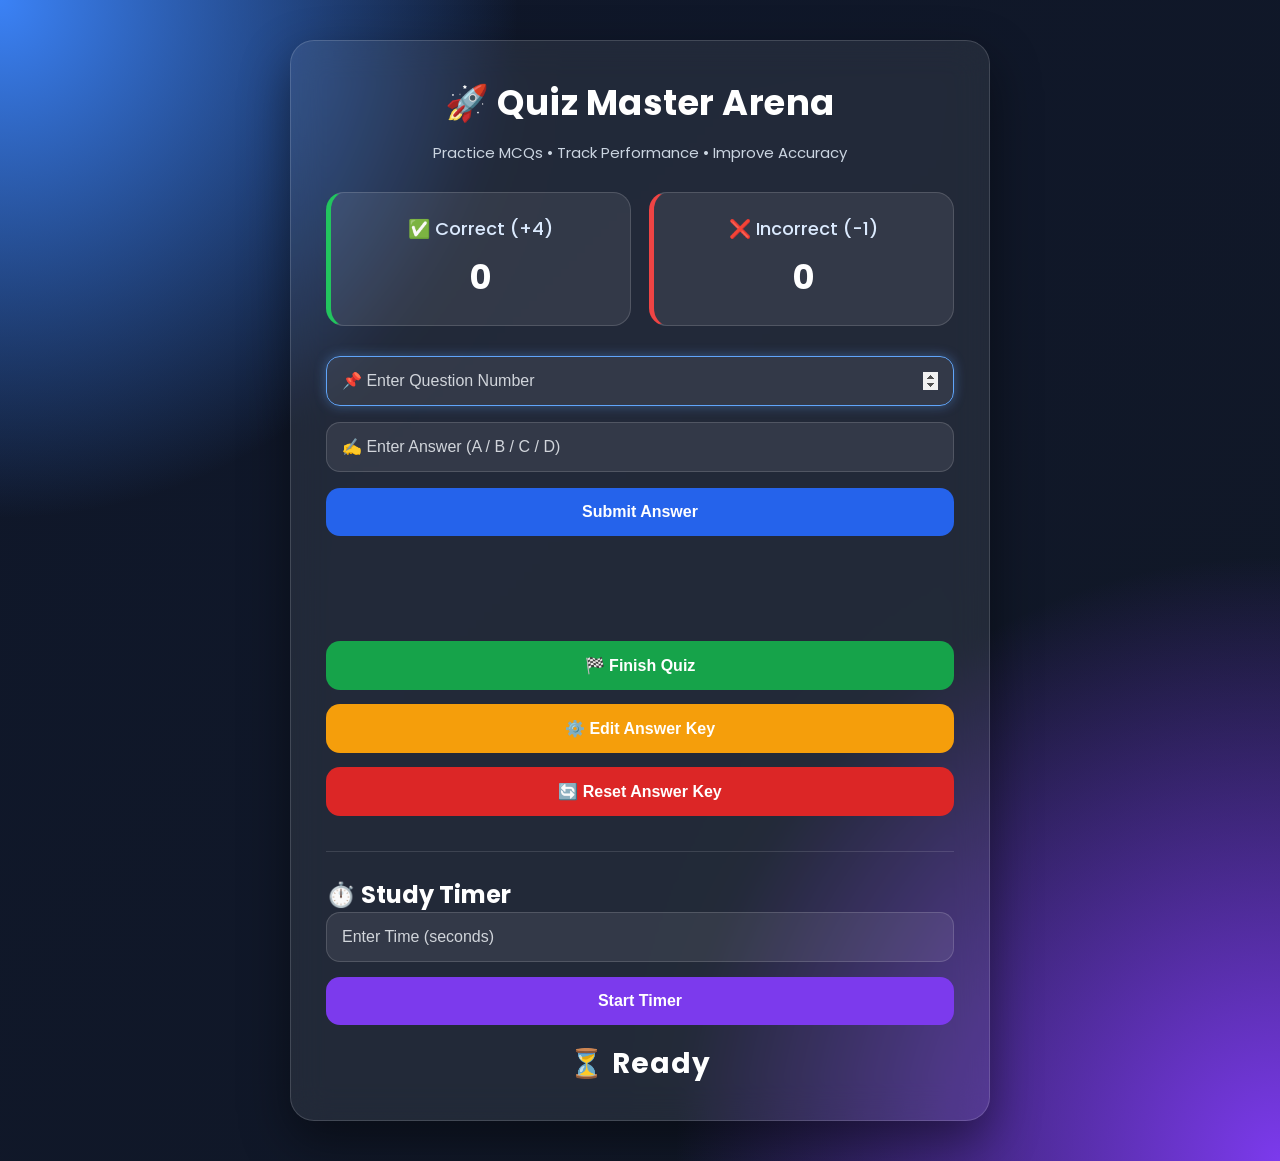
<file: index.html>
<!DOCTYPE html>
<html lang="en">

<head>
    <meta charset="UTF-8">
    <meta name="viewport" content="width=device-width, initial-scale=1.0">
    <title>🚀 Quiz Master Arena</title>

    <link rel="stylesheet" href="style.css">
</head>

<body>

    <div class="container">

        <h1>🚀 Quiz Master Arena</h1>
        <p class="subtitle">
            Practice MCQs • Track Performance • Improve Accuracy
        </p>

        <!-- Score Cards -->

        <div class="score-board">

            <div class="score-card correct-card">
                <h3>✅ Correct (+4)</h3>
                <p id="correct">0</p>
            </div>

            <div class="score-card incorrect-card">
                <h3>❌ Incorrect (-1)</h3>
                <p id="incorrect">0</p>
            </div>

        </div>

        <!-- Quiz -->

        <div class="quiz-box">

            <input
                type="number"
                id="questionNumber"
                placeholder="📌 Enter Question Number"
                min="1">

            <input
                type="text"
                id="userAnswer"
                placeholder="✍️ Enter Answer (A / B / C / D)"
                maxlength="1">

            <button class="submit-btn" onclick="submitAnswer()">
                Submit Answer
            </button>

        </div>

        <!-- Result -->

        <div id="resultDisplay" class="result-text"></div>

        <!-- Action Buttons -->

        <div class="action-buttons">

            <button onclick="finishQuiz()" class="finish-btn">
                🏁 Finish Quiz
            </button>

            <button onclick="editAnswerKey()" class="secondary-btn">
                ⚙️ Edit Answer Key
            </button>

            <button onclick="resetAnswerKey()" class="danger-btn">
                🔄 Reset Answer Key
            </button>

        </div>

        <!-- Timer -->

        <div class="timer-section">

            <h2>⏱️ Study Timer</h2>

            <input
                type="number"
                id="timerInput"
                placeholder="Enter Time (seconds)"
                min="1">

            <button class="timer-btn" onclick="startTimer()">
                Start Timer
            </button>

            <div id="timerDisplay">
                ⏳ Ready
            </div>

        </div>

    </div>

    <!-- Sounds -->

    <audio id="correctSound"
        src="https://actions.google.com/sounds/v1/cartoon/clang_and_wobble.ogg">
    </audio>

    <audio id="wrongSound"
        src="https://actions.google.com/sounds/v1/cartoon/wood_plank_flicks.ogg">
    </audio>

    <audio id="celebrateSound"
        src="https://actions.google.com/sounds/v1/alarms/digital_watch_alarm_long.ogg">
    </audio>

    <audio id="alarmSound"
        src="https://actions.google.com/sounds/v1/alarms/beep_short.ogg">
    </audio>

    <script src="script.js"></script>

</body>

</html>
</file>
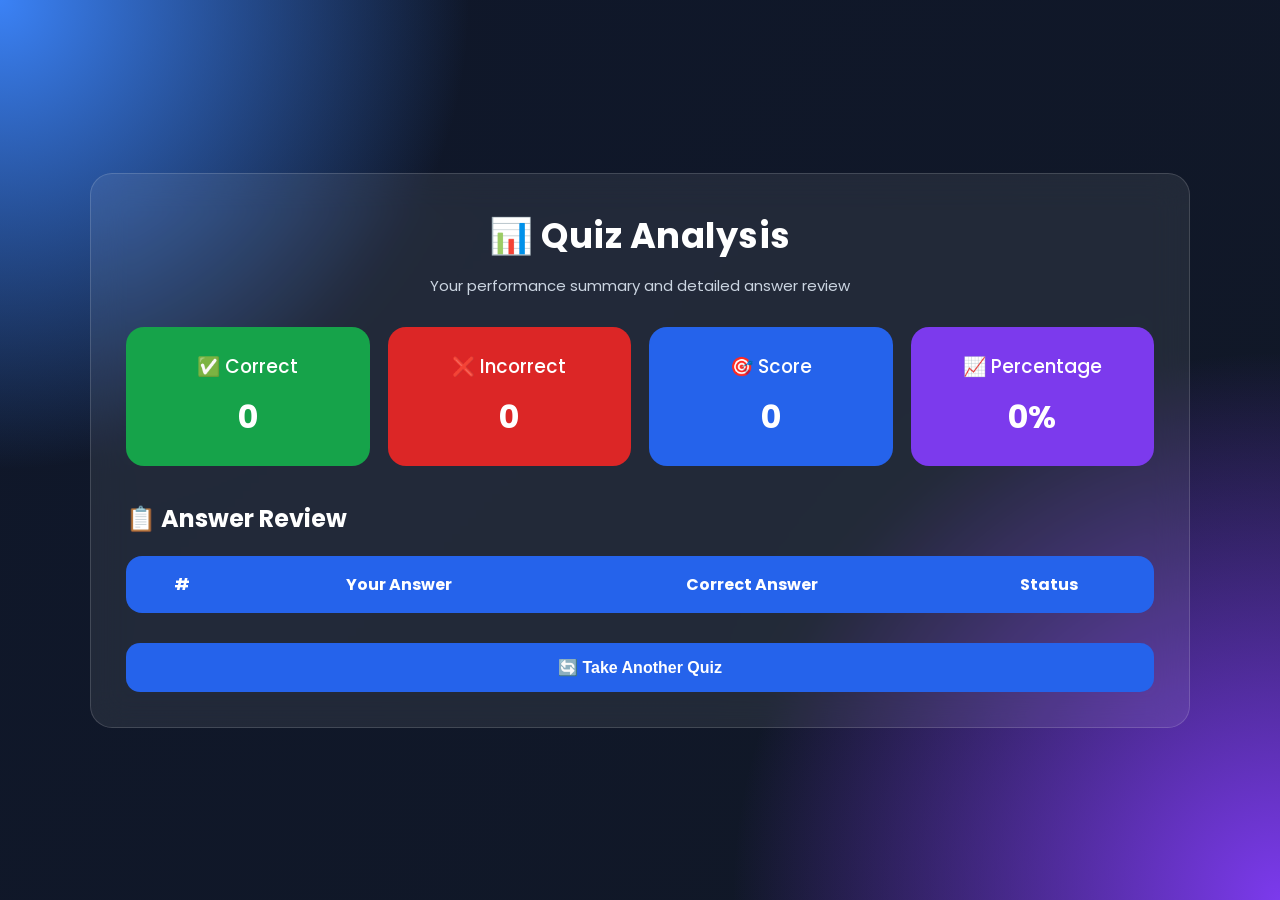
<file: result.html>
<!DOCTYPE html>
<html lang="en">

<head>
    <meta charset="UTF-8">
    <meta name="viewport" content="width=device-width, initial-scale=1.0">
    <title>📊 Quiz Results</title>

    <link rel="stylesheet" href="style.css">
</head>

<body>

    <div class="result-container">

        <h1>📊 Quiz Analysis</h1>
        <p class="subtitle">
            Your performance summary and detailed answer review
        </p>

        <!-- Summary Cards -->

        <div class="summary-grid">

            <div class="summary-card green">
                <h3>✅ Correct</h3>
                <span id="correct">0</span>
            </div>

            <div class="summary-card red">
                <h3>❌ Incorrect</h3>
                <span id="incorrect">0</span>
            </div>

            <div class="summary-card blue">
                <h3>🎯 Score</h3>
                <span id="score">0</span>
            </div>

            <div class="summary-card purple">
                <h3>📈 Percentage</h3>
                <span><span id="percentage">0</span>%</span>
            </div>

        </div>

        <!-- Answer Review -->

        <div class="review-section">

            <h2>📋 Answer Review</h2>

            <div class="table-wrapper">

                <table>

                    <thead>

                        <tr>

                            <th>#</th>
                            <th>Your Answer</th>
                            <th>Correct Answer</th>
                            <th>Status</th>

                        </tr>

                    </thead>

                    <tbody id="resultTable">

                    </tbody>

                </table>

            </div>

        </div>

        <div class="bottom-buttons">

            <button onclick="window.location.href='index.html'" class="submit-btn">
                🔄 Take Another Quiz
            </button>

        </div>

    </div>

    <script>

        const data = JSON.parse(localStorage.getItem("quizResults"));

        if(data){

            document.getElementById("correct").textContent=data.correct;
            document.getElementById("incorrect").textContent=data.incorrect;
            document.getElementById("score").textContent=data.score;
            document.getElementById("percentage").textContent=data.percentage;

            const tbody=document.getElementById("resultTable");

            data.answers.forEach(({question,yourAnswer,correctAnswer,isCorrect})=>{

                const row=document.createElement("tr");

                row.className=isCorrect ? "correct-row":"incorrect-row";

                row.innerHTML=`

                    <td>${question}</td>

                    <td>${yourAnswer.toUpperCase()}</td>

                    <td>${correctAnswer.toUpperCase()}</td>

                    <td>${isCorrect ? "✅ Correct":"❌ Incorrect"}</td>

                `;

                tbody.appendChild(row);

            });

        }

    </script>

</body>

</html>
</file>
<file: style.css>
/* ===========================
   Google Font
=========================== */

@import url('https://fonts.googleapis.com/css2?family=Poppins:wght@300;400;500;600;700&display=swap');

*{
    margin:0;
    padding:0;
    box-sizing:border-box;
}

body{

    font-family:'Poppins',sans-serif;

    min-height:100vh;

    display:flex;
    justify-content:center;
    align-items:center;

    padding:40px;

    background:
    radial-gradient(circle at top left,#3b82f6 0%,transparent 30%),
    radial-gradient(circle at bottom right,#7c3aed 0%,transparent 35%),
    linear-gradient(135deg,#0f172a,#111827);

    color:#fff;

}

/* ===========================
   Main Card
=========================== */

.container{

    width:100%;
    max-width:700px;

    padding:35px;

    border-radius:24px;

    background:rgba(255,255,255,.08);

    backdrop-filter:blur(18px);

    border:1px solid rgba(255,255,255,.15);

    box-shadow:
    0 20px 50px rgba(0,0,0,.45);

    animation:fade .5s ease;

}

/* ===========================
   Heading
=========================== */

h1{

    text-align:center;

    margin-bottom:30px;

    font-size:2.2rem;

    font-weight:700;

    letter-spacing:.5px;

}

/* ===========================
   Score Cards
=========================== */

.score-board{

    display:grid;

    grid-template-columns:repeat(2,1fr);

    gap:18px;

    margin-bottom:30px;

}

.score-board span{

    background:rgba(255,255,255,.08);

    border:1px solid rgba(255,255,255,.12);

    border-radius:18px;

    padding:18px;

    text-align:center;

    font-size:18px;

    font-weight:600;

    transition:.25s;

}

.score-board span:hover{

    transform:translateY(-4px);

    background:rgba(255,255,255,.12);

}

/* ===========================
   Quiz Section
=========================== */

.quiz-box{

    display:flex;

    flex-direction:column;

    gap:16px;

}

/* ===========================
   Inputs
=========================== */

.quiz-box input,
.timer-section input{

    width:100%;

    padding:15px;

    border:none;

    outline:none;

    border-radius:14px;

    background:rgba(255,255,255,.08);

    border:1px solid rgba(255,255,255,.15);

    color:white;

    font-size:16px;

    transition:.25s;

}

.quiz-box input::placeholder,
.timer-section input::placeholder{

    color:#d1d5db;

}

.quiz-box input:focus,
.timer-section input:focus{

    border-color:#60a5fa;

    box-shadow:0 0 12px rgba(96,165,250,.4);

}

/* ===========================
   Buttons
=========================== */

button{

    width:100%;

    padding:15px;

    border:none;

    border-radius:14px;

    cursor:pointer;

    font-size:16px;

    font-weight:600;

    color:white;

    transition:.25s;

}

/* Submit */

.quiz-box button{

    background:#2563eb;

}

.quiz-box button:hover{

    background:#1d4ed8;

}

/* Finish */

.finish-btn{

    margin-top:20px;

    background:#16a34a;

}

.finish-btn:hover{

    background:#15803d;

}

/* ===========================
   Result
=========================== */

.result-text{

    margin-top:25px;

    text-align:center;

    font-size:22px;

    font-weight:700;

    min-height:35px;

}

.result-text.correct{

    color:#22c55e;

}

.result-text.incorrect{

    color:#ef4444;

}

/* ===========================
   Timer
=========================== */

.timer-section{

    margin-top:35px;

    border-top:1px solid rgba(255,255,255,.12);

    padding-top:25px;

}

.timer-section button{

    margin-top:15px;

    background:#7c3aed;

}

.timer-section button:hover{

    background:#6d28d9;

}

#timerDisplay{

    margin-top:18px;

    text-align:center;

    font-size:28px;

    font-weight:700;

    letter-spacing:1px;

}

/* ===========================
   Hover Effect
=========================== */

button:hover{

    transform:translateY(-3px);

    box-shadow:0 8px 18px rgba(0,0,0,.25);

}

/* ===========================
   Animation
=========================== */

@keyframes fade{

    from{

        opacity:0;

        transform:translateY(25px);

    }

    to{

        opacity:1;

        transform:none;

    }

}

/* ===========================
   Responsive
=========================== */

@media(max-width:650px){

    body{

        padding:20px;

    }

    .container{

        padding:25px;

    }

    h1{

        font-size:1.8rem;

    }

    .score-board{

        grid-template-columns:1fr;

    }

}


.subtitle{
    text-align:center;
    color:#cbd5e1;
    margin-top:-18px;
    margin-bottom:28px;
    font-size:15px;
}

.score-card{

    background:rgba(255,255,255,.08);

    border:1px solid rgba(255,255,255,.15);

    border-radius:18px;

    padding:22px;

    text-align:center;

    transition:.3s;

}

.score-card:hover{

    transform:translateY(-6px);

    background:rgba(255,255,255,.12);

}

.score-card h3{

    font-size:18px;

    font-weight:500;

    color:#dbeafe;

}

.score-card p{

    margin-top:10px;

    font-size:34px;

    font-weight:700;

}

.correct-card{

    border-left:5px solid #22c55e;

}

.incorrect-card{

    border-left:5px solid #ef4444;

}

.action-buttons{

    display:grid;

    grid-template-columns:1fr;

    gap:14px;

    margin-top:25px;

}

.submit-btn{

    background:#2563eb;

}

.submit-btn:hover{

    background:#1d4ed8;

}

.secondary-btn{

    background:#f59e0b;

}

.secondary-btn:hover{

    background:#d97706;

}

.danger-btn{

    background:#dc2626;

}

.danger-btn:hover{

    background:#b91c1c;

}


.timer-btn{

    margin-top:14px;

    background:#7c3aed;

}

.timer-btn:hover{

    background:#6d28d9;

}

.result-container{

    width:100%;

    max-width:1100px;

    margin:auto;

    padding:35px;

    background:rgba(255,255,255,.08);

    border-radius:22px;

    backdrop-filter:blur(18px);

    border:1px solid rgba(255,255,255,.15);

}

.summary-grid{

    display:grid;

    grid-template-columns:repeat(4,1fr);

    gap:18px;

    margin:30px 0;

}

.summary-card{

    padding:25px;

    border-radius:18px;

    text-align:center;

    color:white;

    transition:.3s;

}

.summary-card:hover{

    transform:translateY(-6px);

}

.summary-card h3{

    font-weight:500;

    margin-bottom:12px;

}

.summary-card span{

    font-size:32px;

    font-weight:700;

}

.green{

background:#16a34a;

}

.red{

background:#dc2626;

}

.blue{

background:#2563eb;

}

.purple{

background:#7c3aed;

}

.review-section{

    margin-top:35px;

}

.table-wrapper{

    overflow:auto;

    margin-top:20px;

    border-radius:16px;

}

table{

    width:100%;

    border-collapse:collapse;

    overflow:hidden;

}

thead{

background:#2563eb;

}

thead th{

padding:16px;

}

tbody td{

padding:15px;

text-align:center;

border-bottom:1px solid rgba(255,255,255,.08);

}

.correct-row{

background:rgba(34,197,94,.15);

}

.incorrect-row{

background:rgba(239,68,68,.15);

}

tbody tr:hover{

background:rgba(255,255,255,.08);

}

.bottom-buttons{

margin-top:30px;

}

@media(max-width:800px){

.summary-grid{

grid-template-columns:repeat(2,1fr);

}

}

@media(max-width:650px){

body{

padding:18px;

}

.container,
.result-container{

padding:22px;

}

.score-board{

grid-template-columns:1fr;

}

.summary-grid{

grid-template-columns:1fr;

}

h1{

font-size:1.8rem;

}

.subtitle{

font-size:14px;

}

.score-card p{

font-size:28px;

}

table{

font-size:14px;

}

}
</file>
